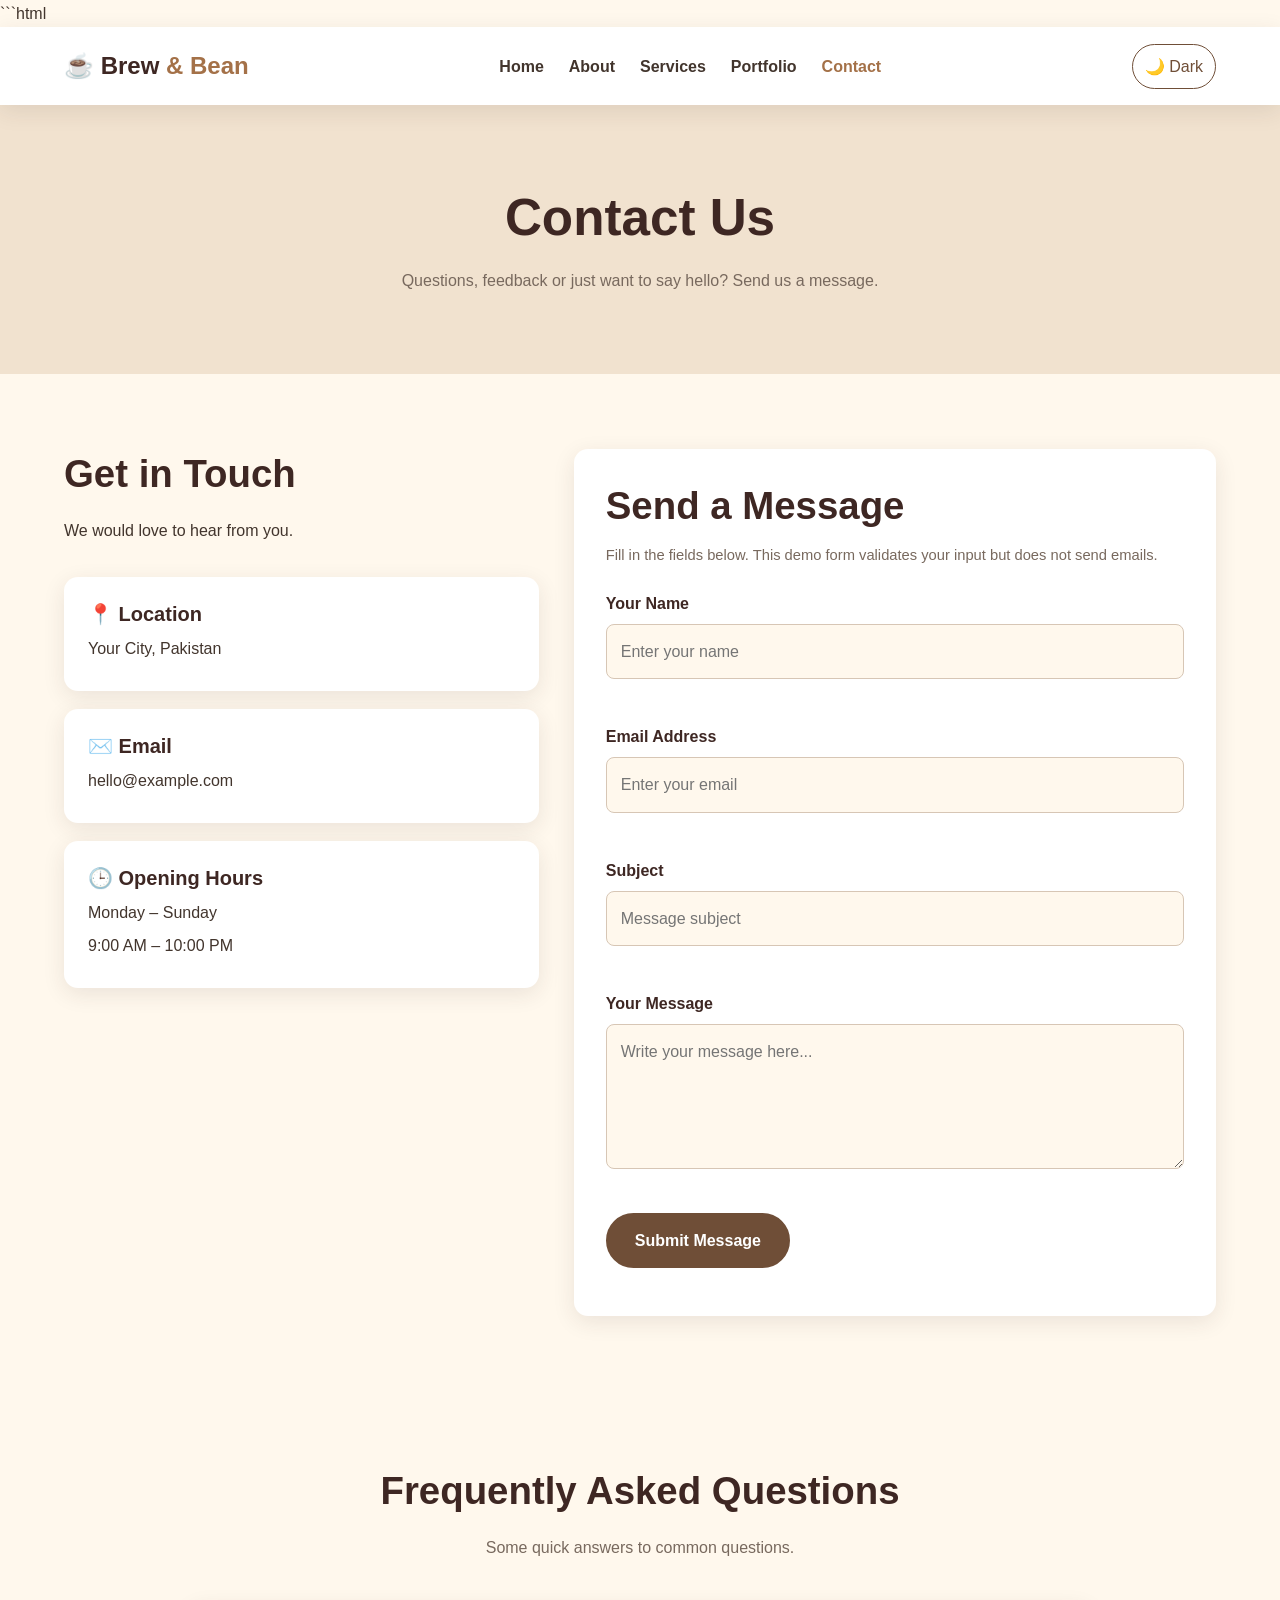
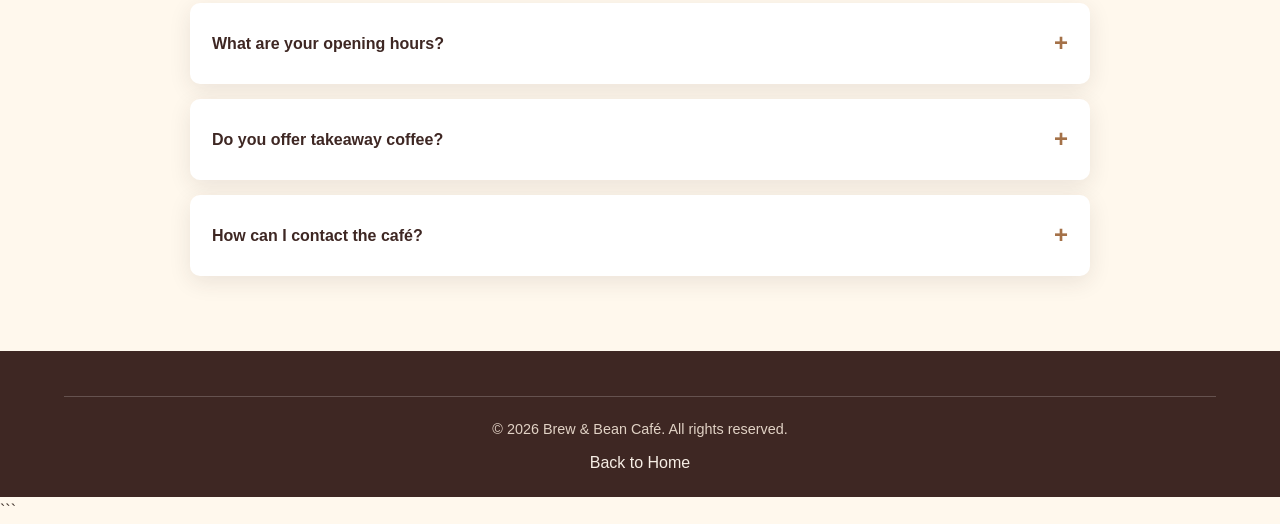
<file: contact.html>
```html
<!DOCTYPE html>
<html lang="en">
<head>
    <meta charset="UTF-8">
    <meta name="viewport" content="width=device-width, initial-scale=1.0">
    <meta name="description" content="Contact Brew & Bean Café with your questions and feedback.">
    <title>Contact | Brew & Bean Café</title>
    <link rel="stylesheet" href="style.css">
    <script src="script.js" defer></script>
</head>
<body>

<header class="navbar">
    <div class="container nav-container">
        <a href="index.html" class="logo">☕ Brew <span>& Bean</span></a>
        <button class="menu-toggle" type="button" aria-label="Open navigation menu" aria-expanded="false">☰</button>
        <ul class="nav-links">
            <li><a href="index.html">Home</a></li>
            <li><a href="about.html">About</a></li>
            <li><a href="services.html">Services</a></li>
            <li><a href="portfolio.html">Portfolio</a></li>
            <li><a href="contact.html">Contact</a></li>
        </ul>
    </div>
</header>

<main>
    <section class="page-banner">
        <h1>Contact Us</h1>
        <p>Questions, feedback or just want to say hello? Send us a message.</p>
    </section>

    <section>
        <div class="container contact-layout">
            <div class="contact-details">
                <div>
                    <h2>Get in Touch</h2>
                    <p>We would love to hear from you.</p>
                </div>

                <div class="contact-card">
                    <h3>📍 Location</h3>
                    <p>Your City, Pakistan</p>
                </div>

                <div class="contact-card">
                    <h3>✉️ Email</h3>
                    <p>hello@example.com</p>
                </div>

                <div class="contact-card">
                    <h3>🕒 Opening Hours</h3>
                    <p>Monday – Sunday</p>
                    <p>9:00 AM – 10:00 PM</p>
                </div>
            </div>

            <form class="contact-form" novalidate>
                <h2>Send a Message</h2>
                <p class="form-note">Fill in the fields below. This demo form validates your input but does not send emails.</p>

                <div class="form-group">
                    <label for="name">Your Name</label>
                    <input type="text" id="name" name="name" placeholder="Enter your name" autocomplete="name" required>
                    <small class="error-message"></small>
                </div>

                <div class="form-group">
                    <label for="email">Email Address</label>
                    <input type="email" id="email" name="email" placeholder="Enter your email" autocomplete="email" required>
                    <small class="error-message"></small>
                </div>

                <div class="form-group">
                    <label for="subject">Subject</label>
                    <input type="text" id="subject" name="subject" placeholder="Message subject" required>
                    <small class="error-message"></small>
                </div>

                <div class="form-group">
                    <label for="message">Your Message</label>
                    <textarea id="message" name="message" placeholder="Write your message here..." required></textarea>
                    <small class="error-message"></small>
                </div>

                <button type="submit" class="btn">Submit Message</button>
                <p class="form-status" role="status" aria-live="polite"></p>
            </form>
        </div>
    </section>

    <section>
        <div class="container faq-section">
            <div class="section-heading">
                <h2>Frequently Asked Questions</h2>
                <p>Some quick answers to common questions.</p>
            </div>

            <div class="faq-list">
                <div class="faq-item">
                    <button type="button" class="faq-question">What are your opening hours?</button>
                    <div class="faq-answer">
                        <p>Our sample café hours are 9:00 AM to 10:00 PM, every day.</p>
                    </div>
                </div>

                <div class="faq-item">
                    <button type="button" class="faq-question">Do you offer takeaway coffee?</button>
                    <div class="faq-answer">
                        <p>Yes, takeaway coffee is included as one of the services featured on our sample menu.</p>
                    </div>
                </div>

                <div class="faq-item">
                    <button type="button" class="faq-question">How can I contact the café?</button>
                    <div class="faq-answer">
                        <p>You can use the contact form on this page. It is a front-end demonstration and does not send messages yet.</p>
                    </div>
                </div>
            </div>
        </div>
    </section>
</main>

<footer class="footer">
    <div class="container footer-bottom">
        <p>&copy; 2026 Brew & Bean Café. All rights reserved.</p>
        <a href="index.html">Back to Home</a>
    </div>
</footer>

</body>
</html>
```
</file>
<file: style.css>
:root {
    --cream: #fff8ed;
    --light-cream: #f1e2cf;
    --brown: #6f4e37;
    --dark-brown: #3e2723;
    --coffee: #a47148;
    --text: #42352d;
    --white: #ffffff;
    --muted: #78695e;
    --shadow: 0 6px 22px rgba(62, 39, 35, 0.10);
    --radius: 14px;
}

* {
    margin: 0;
    padding: 0;
    box-sizing: border-box;
}

html {
    scroll-behavior: smooth;
    scroll-padding-top: 90px;
}

body {
    font-family: Arial, Helvetica, sans-serif;
    background: var(--cream);
    color: var(--text);
    line-height: 1.7;
    transition: background 0.3s ease, color 0.3s ease;
}

img {
    display: block;
    max-width: 100%;
}

a {
    color: inherit;
    text-decoration: none;
}

button,
input,
textarea {
    font: inherit;
}

button {
    cursor: pointer;
}

.container {
    width: 90%;
    max-width: 1200px;
    margin: 0 auto;
}

section {
    padding: 75px 0;
}

h1,
h2,
h3,
h4 {
    color: var(--dark-brown);
    line-height: 1.3;
}

h1 {
    font-size: clamp(2.3rem, 5vw, 4.2rem);
}

h2 {
    font-size: clamp(1.8rem, 3vw, 2.6rem);
    margin-bottom: 18px;
}

h3 {
    font-size: 1.25rem;
    margin-bottom: 10px;
}

p {
    margin-bottom: 15px;
}

.highlight,
.hero h1 span,
.logo span {
    color: var(--coffee);
}
.btn {
    display: inline-block;
    background: var(--brown);
    color: var(--white);
    border: 2px solid var(--brown);
    border-radius: 30px;
    padding: 12px 27px;
    font-weight: bold;
    transition: all 0.3s ease;
}

.btn:hover {
    background: transparent;
    color: var(--brown);
    transform: translateY(-3px);
}

.btn-outline {
    background: transparent;
    color: var(--brown);
}

.btn-outline:hover {
    background: var(--brown);
    color: var(--white);
}
.navbar {
    background: var(--white);
    box-shadow: var(--shadow);
    position: sticky;
    top: 0;
    z-index: 1000;
}

.nav-container {
    min-height: 78px;
    display: flex;
    align-items: center;
    justify-content: space-between;
    gap: 20px;
}

.logo {
    color: var(--dark-brown);
    font-size: 1.5rem;
    font-weight: bold;
    white-space: nowrap;
}

.nav-links {
    display: flex;
    align-items: center;
    gap: 25px;
    list-style: none;
}

.nav-links a {
    color: var(--text);
    font-weight: 600;
    transition: color 0.3s ease;
}

.nav-links a:hover,
.nav-links a.active {
    color: var(--coffee);
}

.menu-toggle {
    display: none;
    background: transparent;
    border: none;
    color: var(--dark-brown);
    font-size: 1.8rem;
    padding: 5px;
}

.theme-toggle {
    background: transparent;
    border: 1px solid var(--brown);
    color: var(--brown);
    border-radius: 25px;
    padding: 8px 12px;
    white-space: nowrap;
    transition: 0.3s ease;
}

.theme-toggle:hover {
    background: var(--brown);
    color: var(--white);
}
.hero {
    min-height: 570px;
    display: flex;
    align-items: center;
    background:
        linear-gradient(
            90deg,
            rgba(255, 248, 237, 0.97) 0%,
            rgba(255, 248, 237, 0.86) 55%,
            rgba(255, 248, 237, 0.35) 100%
        ),
        url("https://images.unsplash.com/photo-1445116572660-236099ec97a0?auto=format&fit=crop&w=1600&q=85")
        center/cover no-repeat;
}

.hero-content {
    max-width: 720px;
    padding: 75px 0;
}

.hero-label {
    display: inline-block;
    background: var(--light-cream);
    color: var(--brown);
    border-radius: 30px;
    padding: 7px 16px;
    font-weight: bold;
    margin-bottom: 20px;
}

.hero-content h1 {
    margin-bottom: 20px;
}

.hero-content > p {
    max-width: 600px;
    font-size: 1.1rem;
    margin-bottom: 28px;
}

.hero-buttons {
    display: flex;
    flex-wrap: wrap;
    gap: 15px;
}
.section-heading {
    max-width: 720px;
    text-align: center;
    margin: 0 auto 42px;
}

.section-heading p {
    color: var(--muted);
}
.card-grid,
.services-grid,
.values-grid,
.gallery-grid,
.stats-grid {
    display: grid;
    grid-template-columns: repeat(3, minmax(0, 1fr));
    gap: 26px;
}

.card,
.service-card,
.value-card,
.gallery-item,
.stat-card {
    background: var(--white);
    border-radius: var(--radius);
    overflow: hidden;
    box-shadow: var(--shadow);
    transition: transform 0.3s ease, box-shadow 0.3s ease;
}

.card:hover,
.service-card:hover,
.value-card:hover,
.gallery-item:hover {
    transform: translateY(-6px);
    box-shadow: 0 12px 28px rgba(62, 39, 35, 0.16);
}

.card img,
.service-card img,
.gallery-item img {
    width: 100%;
    height: 235px;
    object-fit: cover;
}

.card-content,
.service-content {
    padding: 23px;
}

.card-content p,
.service-content p {
    color: var(--muted);
}

.price {
    color: var(--coffee) !important;
    font-size: 1.2rem;
    font-weight: bold;
    margin-top: 12px;
    margin-bottom: 0;
}
.page-banner {
    text-align: center;
    padding: 80px 20px;
    background: var(--light-cream);
}

.page-banner h1 {
    font-size: clamp(2.1rem, 4vw, 3.4rem);
}

.page-banner p {
    max-width: 650px;
    margin: 15px auto 0;
    color: var(--muted);
}
.about-story,
.about-section {
    display: grid;
    grid-template-columns: repeat(2, minmax(0, 1fr));
    align-items: center;
    gap: 50px;
}

.about-content p {
    color: var(--muted);
}

.about-image img,
.page-image img {
    width: 100%;
    height: 430px;
    object-fit: cover;
    border-radius: var(--radius);
    box-shadow: var(--shadow);
}

.values-grid {
    margin-top: 35px;
}

.value-card {
    text-align: center;
    padding: 32px 22px;
}

.value-icon {
    font-size: 2.5rem;
    margin-bottom: 15px;
}
.stats-section {
    background: var(--light-cream);
}

.stat-card {
    text-align: center;
    padding: 32px 18px;
}

.stat-number {
    color: var(--coffee);
    font-size: 2.8rem;
    font-weight: bold;
    line-height: 1.3;
}

.stat-card p {
    margin: 10px 0 0;
}

/* 10. SERVICES PAGE */
.services-section {
    padding: 75px 0;
}

.service-card {
    display: flex;
    flex-direction: column;
}

.service-content {
    display: flex;
    flex-direction: column;
    flex: 1;
}

.service-content .price {
    margin-top: auto;
    padding-top: 15px;
}

.services-note {
    text-align: center;
    margin-top: 40px;
}

.services-note .btn {
    margin-top: 10px;
}
.gallery-grid {
    grid-template-columns: repeat(3, minmax(0, 1fr));
}

.gallery-item img {
    transition: transform 0.4s ease;
}

.gallery-item:hover img {
    transform: scale(1.04);
}

.gallery-caption {
    padding: 20px;
}

.gallery-caption h3 {
    margin-bottom: 7px;
}

.gallery-caption p {
    color: var(--muted);
    margin-bottom: 0;
}

.gallery-cta {
    background: var(--light-cream);
    border-radius: var(--radius);
    text-align: center;
    padding: 45px 20px;
    margin-top: 50px;
}

.gallery-cta p {
    color: var(--muted);
}
.contact-layout {
    display: grid;
    grid-template-columns: 0.85fr 1.15fr;
    align-items: start;
    gap: 35px;
}

.contact-details {
    display: grid;
    gap: 18px;
}

.contact-card {
    background: var(--white);
    padding: 24px;
    border-radius: var(--radius);
    box-shadow: var(--shadow);
}

.contact-card h3 {
    margin-bottom: 8px;
}

.contact-card p {
    margin-bottom: 5px;
    overflow-wrap: anywhere;
}

.contact-form {
    background: var(--white);
    padding: 32px;
    border-radius: var(--radius);
    box-shadow: var(--shadow);
}

.contact-form h2 {
    margin-bottom: 12px;
}

.form-group {
    margin-bottom: 20px;
}

.form-group label {
    display: block;
    margin-bottom: 7px;
    font-weight: bold;
    color: var(--dark-brown);
}

.form-group input,
.form-group textarea,
.form-group select {
    display: block;
    width: 100%;
    padding: 13px 14px;
    border: 1px solid #d7c6b5;
    border-radius: 8px;
    background: var(--cream);
    color: var(--text);
    outline: none;
    transition: border-color 0.3s, box-shadow 0.3s;
}

.form-group input:focus,
.form-group textarea:focus,
.form-group select:focus {
    border-color: var(--coffee);
    box-shadow: 0 0 0 3px rgba(164, 113, 72, 0.15);
}

.form-group input[aria-invalid="true"],
.form-group textarea[aria-invalid="true"] {
    border-color: #c0392b;
}

.form-group textarea {
    min-height: 145px;
    resize: vertical;
}

.error-message {
    display: block;
    min-height: 20px;
    color: #c0392b;
    font-size: 0.85rem;
    margin-top: 4px;
}

.form-status {
    margin-top: 16px;
    font-weight: bold;
}

.form-status.success {
    color: #287746;
}

.form-status.error {
    color: #c0392b;
}

.form-note {
    color: var(--muted);
    font-size: 0.92rem;
    margin-bottom: 22px;
}
.faq-section {
    max-width: 900px;
    margin: 0 auto;
}

.faq-list {
    display: grid;
    gap: 15px;
}

.faq-item {
    background: var(--white);
    border-radius: 10px;
    box-shadow: var(--shadow);
    overflow: hidden;
}

.faq-question {
    width: 100%;
    padding: 20px 22px;
    display: flex;
    align-items: center;
    justify-content: space-between;
    gap: 15px;
    border: none;
    background: transparent;
    color: var(--dark-brown);
    font-weight: bold;
    text-align: left;
}

.faq-question::after {
    content: "+";
    color: var(--coffee);
    font-size: 1.5rem;
    flex-shrink: 0;
}

.faq-item.active .faq-question::after {
    content: "−";
}

.faq-answer {
    display: none;
    padding: 0 22px 20px;
    color: var(--muted);
}

.faq-answer p {
    margin-bottom: 0;
}

.faq-item.active .faq-answer {
    display: block;
}
.footer {
    background: var(--dark-brown);
    color: #f7eee5;
    padding: 45px 0 20px;
}

.footer-content {
    display: grid;
    grid-template-columns: 2fr 1fr 1fr;
    gap: 35px;
    margin-bottom: 30px;
}

.footer h3,
.footer .logo {
    color: var(--white);
}

.footer p {
    color: #e1d2c5;
    margin-top: 12px;
}

.footer-links {
    list-style: none;
}

.footer-links li {
    margin-bottom: 9px;
}

.footer a:hover {
    color: #d7ae85;
}

.footer-bottom {
    border-top: 1px solid rgba(255, 255, 255, 0.2);
    padding-top: 20px;
    text-align: center;
}

.footer-bottom p {
    margin: 0 0 8px;
    font-size: 0.9rem;
}

.footer-bottom a {
    color: #f7eee5;
}
.scroll-top {
    position: fixed;
    right: 22px;
    bottom: 22px;
    width: 46px;
    height: 46px;
    display: flex;
    align-items: center;
    justify-content: center;
    background: var(--brown);
    color: var(--white);
    border: none;
    border-radius: 50%;
    font-size: 1.5rem;
    box-shadow: var(--shadow);
    z-index: 900;
    opacity: 0;
    visibility: hidden;
    transform: translateY(10px);
    transition: all 0.3s ease;
}

.scroll-top.show {
    opacity: 1;
    visibility: visible;
    transform: translateY(0);
}

.scroll-top:hover {
    background: var(--coffee);
}
body.dark-mode {
    --cream: #211b18;
    --light-cream: #302720;
    --brown: #a77b54;
    --dark-brown: #f5e8dc;
    --coffee: #d4a373;
    --text: #f1e5db;
    --white: #2b2420;
    --muted: #d1c0b2;
    --shadow: 0 6px 22px rgba(0, 0, 0, 0.25);
}

body.dark-mode .navbar {
    background: #2b2420;
}

body.dark-mode .hero {
    background:
        linear-gradient(
            90deg,
            rgba(33, 27, 24, 0.97) 0%,
            rgba(33, 27, 24, 0.88) 55%,
            rgba(33, 27, 24, 0.4) 100%
        ),
        url("https://images.unsplash.com/photo-1445116572660-236099ec97a0?auto=format&fit=crop&w=1600&q=85")
        center/cover no-repeat;
}

body.dark-mode .form-group input,
body.dark-mode .form-group textarea,
body.dark-mode .form-group select {
    border-color: #655143;
}

body.dark-mode .footer {
    background: #171310;
}

/* 17. ACCESSIBILITY */
a:focus-visible,
button:focus-visible,
input:focus-visible,
textarea:focus-visible,
select:focus-visible {
    outline: 3px solid var(--coffee);
    outline-offset: 3px;
}

::selection {
    background: var(--coffee);
    color: var(--white);
}
@media (max-width: 950px) {
    .nav-links {
        gap: 15px;
    }

    .nav-links a {
        font-size: 0.92rem;
    }

    .card-grid,
    .services-grid,
    .gallery-grid,
    .values-grid {
        grid-template-columns: repeat(2, minmax(0, 1fr));
    }

    .contact-layout {
        grid-template-columns: 1fr;
    }

    .about-story,
    .about-section {
        gap: 30px;
    }

    .footer-content {
        grid-template-columns: repeat(2, minmax(0, 1fr));
    }
}
@media (max-width: 650px) {
    section {
        padding: 50px 0;
    }

    .container {
        width: 92%;
    }

    .nav-container {
        min-height: 70px;
        flex-wrap: wrap;
        gap: 10px;
    }

    .logo {
        font-size: 1.22rem;
    }

    .menu-toggle {
        display: block;
        margin-left: auto;
    }

    .nav-links {
        display: none;
        flex-direction: column;
        align-items: stretch;
        width: 100%;
        gap: 0;
        padding: 5px 0 15px;
    }

    .nav-links.open {
        display: flex;
    }

    .nav-links li a {
        display: block;
        padding: 10px 5px;
        font-size: 1rem;
    }

    .theme-toggle {
        margin-bottom: 12px;
    }

    .hero {
        min-height: 490px;
        background-position: center;
    }

    .hero-content {
        padding: 55px 0;
    }

    .hero-content > p {
        font-size: 1rem;
    }

    .hero-buttons {
        flex-direction: column;
        align-items: flex-start;
    }

    .page-banner {
        padding: 55px 18px;
    }

    .card-grid,
    .services-grid,
    .gallery-grid,
    .values-grid,
    .stats-grid {
        grid-template-columns: 1fr;
    }

    .about-story,
    .about-section {
        grid-template-columns: 1fr;
    }

    .about-image img,
    .page-image img {
        height: 300px;
    }

    .card img,
    .service-card img,
    .gallery-item img {
        height: 240px;
    }

    .stat-number {
        font-size: 2.3rem;
    }

    .contact-form {
        padding: 23px 18px;
    }

    .footer-content {
        grid-template-columns: 1fr;
        gap: 20px;
    }

    .scroll-top {
        right: 15px;
        bottom: 15px;
    }
}
@media (max-width: 380px) {
    .logo {
        font-size: 1.05rem;
    }

    .hero h1 {
        font-size: 2rem;
    }

    .btn {
        padding: 10px 20px;
    }

    .contact-form {
        padding: 20px 14px;
    }
}
</file>
